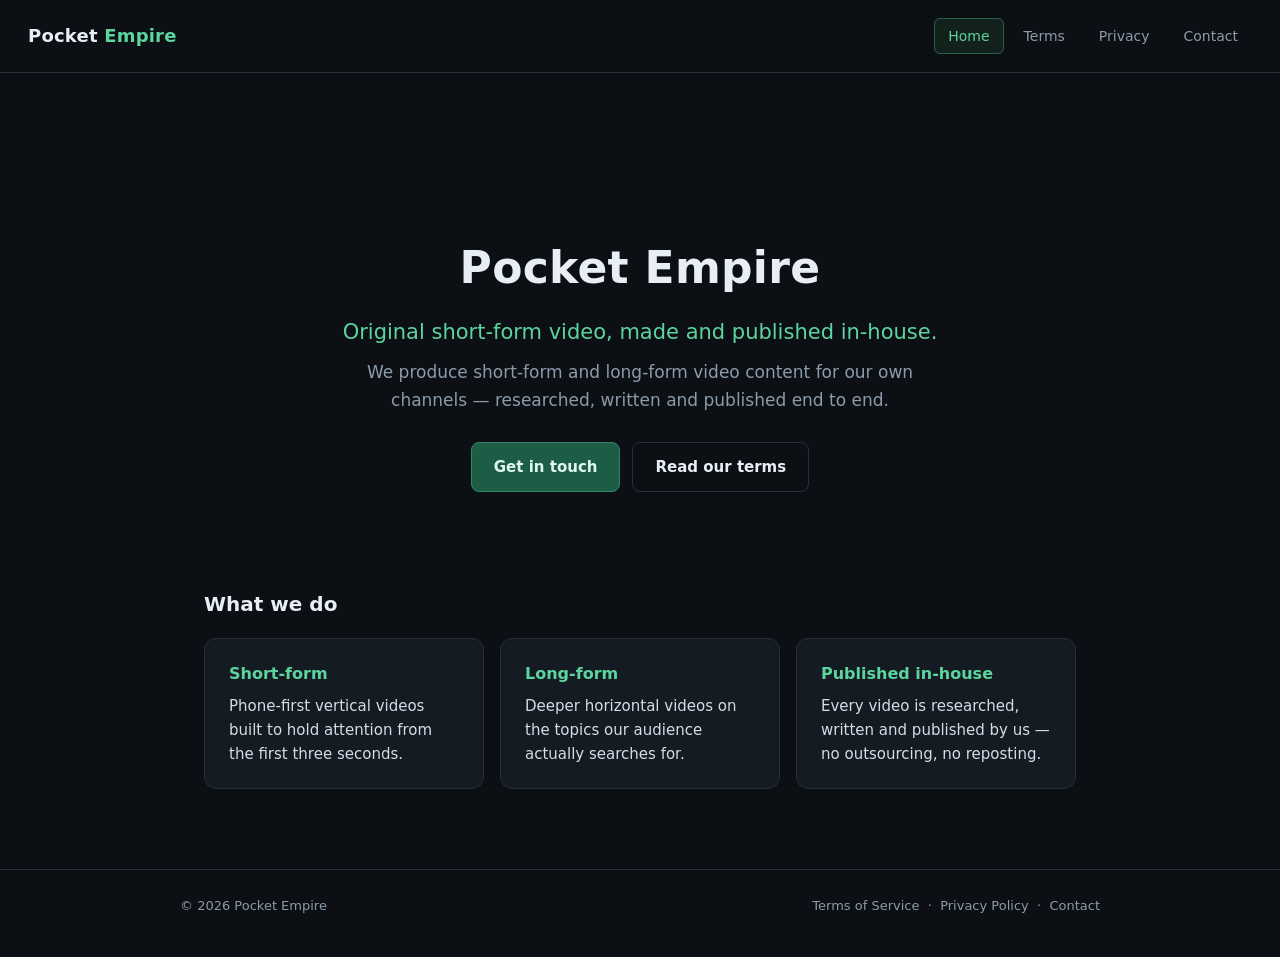
<file: index.html>
<!doctype html>
<html lang="en">
<head>
<meta charset="utf-8">
<meta name="viewport" content="width=device-width, initial-scale=1">
<meta name="description" content="Pocket Empire — original short-form and long-form video content, made and published in-house.">
<title>Pocket Empire — Original short-form video content</title>
<link rel="stylesheet" href="style.css">
</head>
<body>
<header class="site-head">
  <a class="brand" href="index.html">Pocket<span> Empire</span></a>
  <nav>
    <a href="index.html" class="active">Home</a>
    <a href="terms.html">Terms</a>
    <a href="privacy.html">Privacy</a>
    <a href="contact.html">Contact</a>
  </nav>
</header>

<main>
  <section class="hero">
    <h1>Pocket Empire</h1>
    <p class="tag">Original short-form video, made and published in-house.</p>
    <p class="lede">We produce short-form and long-form video content for our own channels —
    researched, written and published end to end.</p>
    <div class="cta">
      <a class="btn primary" href="contact.html">Get in touch</a>
      <a class="btn ghost" href="terms.html">Read our terms</a>
    </div>
  </section>

  <section>
    <h2 class="section-title">What we do</h2>
    <div class="cards">
      <div class="card">
        <h3>Short-form</h3>
        <p>Phone-first vertical videos built to hold attention from the first
        three seconds.</p>
      </div>
      <div class="card">
        <h3>Long-form</h3>
        <p>Deeper horizontal videos on the topics our audience actually searches
        for.</p>
      </div>
      <div class="card">
        <h3>Published in-house</h3>
        <p>Every video is researched, written and published by us — no
        outsourcing, no reposting.</p>
      </div>
    </div>
  </section>
</main>

<footer class="site-foot">
  <div class="inner">
    <span>© 2026 Pocket Empire</span>
    <div>
      <a href="terms.html">Terms of Service</a>
      &nbsp;·&nbsp;
      <a href="privacy.html">Privacy Policy</a>
      &nbsp;·&nbsp;
      <a href="contact.html">Contact</a>
    </div>
  </div>
</footer>
</body>
</html>
</file>
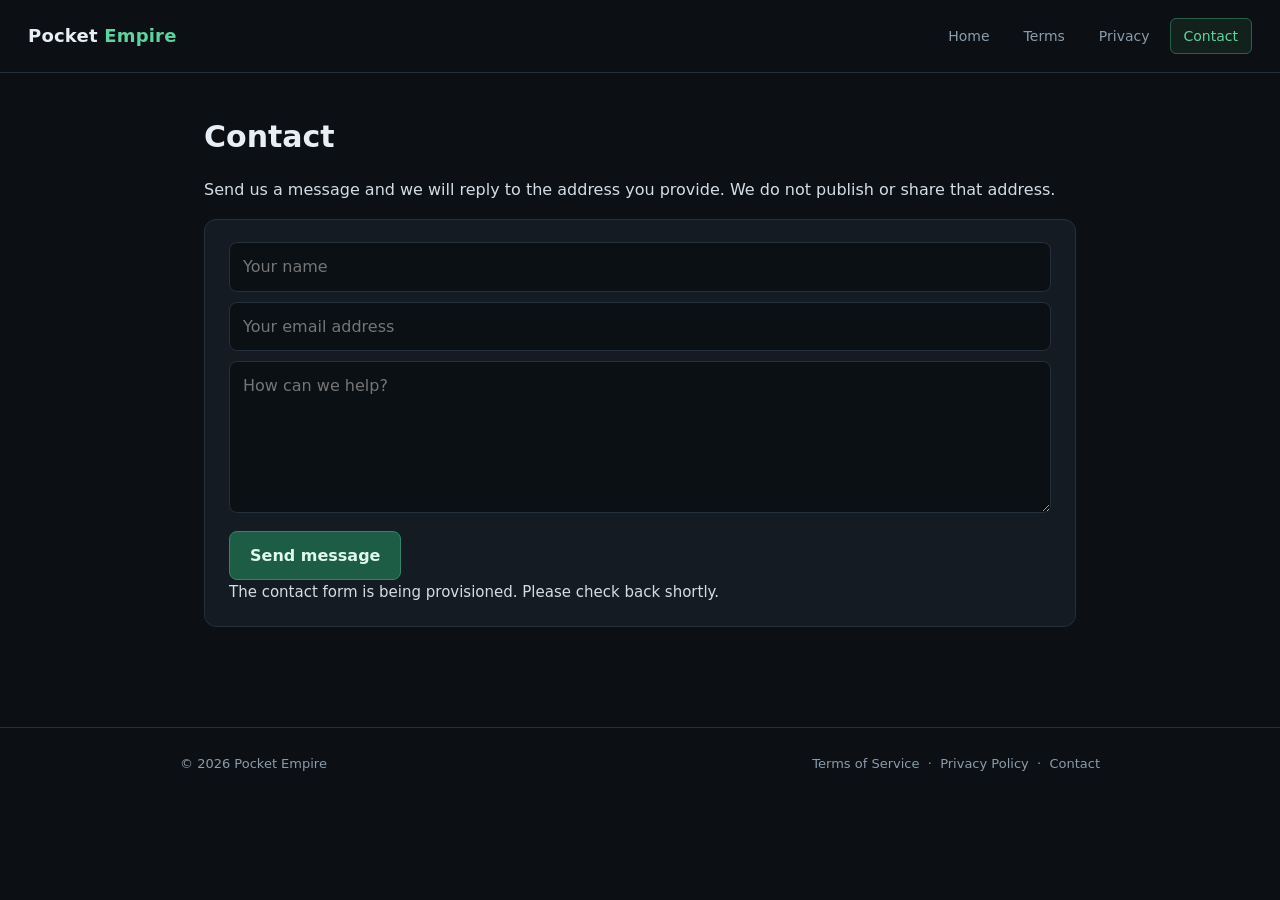
<file: contact.html>
<!doctype html>
<html lang="en">
<head>
<meta charset="utf-8">
<meta name="viewport" content="width=device-width, initial-scale=1">
<meta name="robots" content="index,follow">
<title>Contact — Pocket Empire</title>
<link rel="stylesheet" href="style.css">
</head>
<body>
<header class="site-head">
  <a class="brand" href="index.html">Pocket<span> Empire</span></a>
  <nav>
    <a href="index.html">Home</a>
    <a href="terms.html">Terms</a>
    <a href="privacy.html">Privacy</a>
    <a href="contact.html" class="active">Contact</a>
  </nav>
</header>

<main class="legal">
  <h1>Contact</h1>
  <p>Send us a message and we will reply to the address you provide. We do not
  publish or share that address.</p>

  <div class="card">
    <form class="contact" id="contact-form" method="POST" action="https://formspree.io/f/FORM_ID" accept-charset="UTF-8">
      <input type="text" name="name" placeholder="Your name" required>
      <input type="email" name="email" placeholder="Your email address" required>
      <textarea name="message" rows="5" placeholder="How can we help?" required></textarea>
      <input class="hp" type="text" name="_gotcha" tabindex="-1" autocomplete="off" aria-hidden="true">
      <input type="hidden" name="_subject" value="Pocket Empire enquiry">
      <button type="submit">Send message</button>
      <p class="formnote" id="form-note">We reply within a few working days.</p>
    </form>
  </div>
</main>

<footer class="site-foot">
  <div class="inner">
    <span>© 2026 Pocket Empire</span>
    <div>
      <a href="terms.html">Terms of Service</a>
      &nbsp;·&nbsp;
      <a href="privacy.html">Privacy Policy</a>
      &nbsp;·&nbsp;
      <a href="contact.html">Contact</a>
    </div>
  </div>
</footer>

<script>
/* No contact address is published anywhere on this site — not in the markup,
   not in any script. The form posts straight to the form service. */
(function () {
  var form = document.getElementById('contact-form');
  var note = document.getElementById('form-note');
  if (!form) return;
  if (form.action.indexOf('FORM_ID') !== -1) {
    note.textContent = 'The contact form is being provisioned. Please check back shortly.';
    form.querySelector('button').disabled = true;
  }
})();
</script>
</body>
</html>
</file>
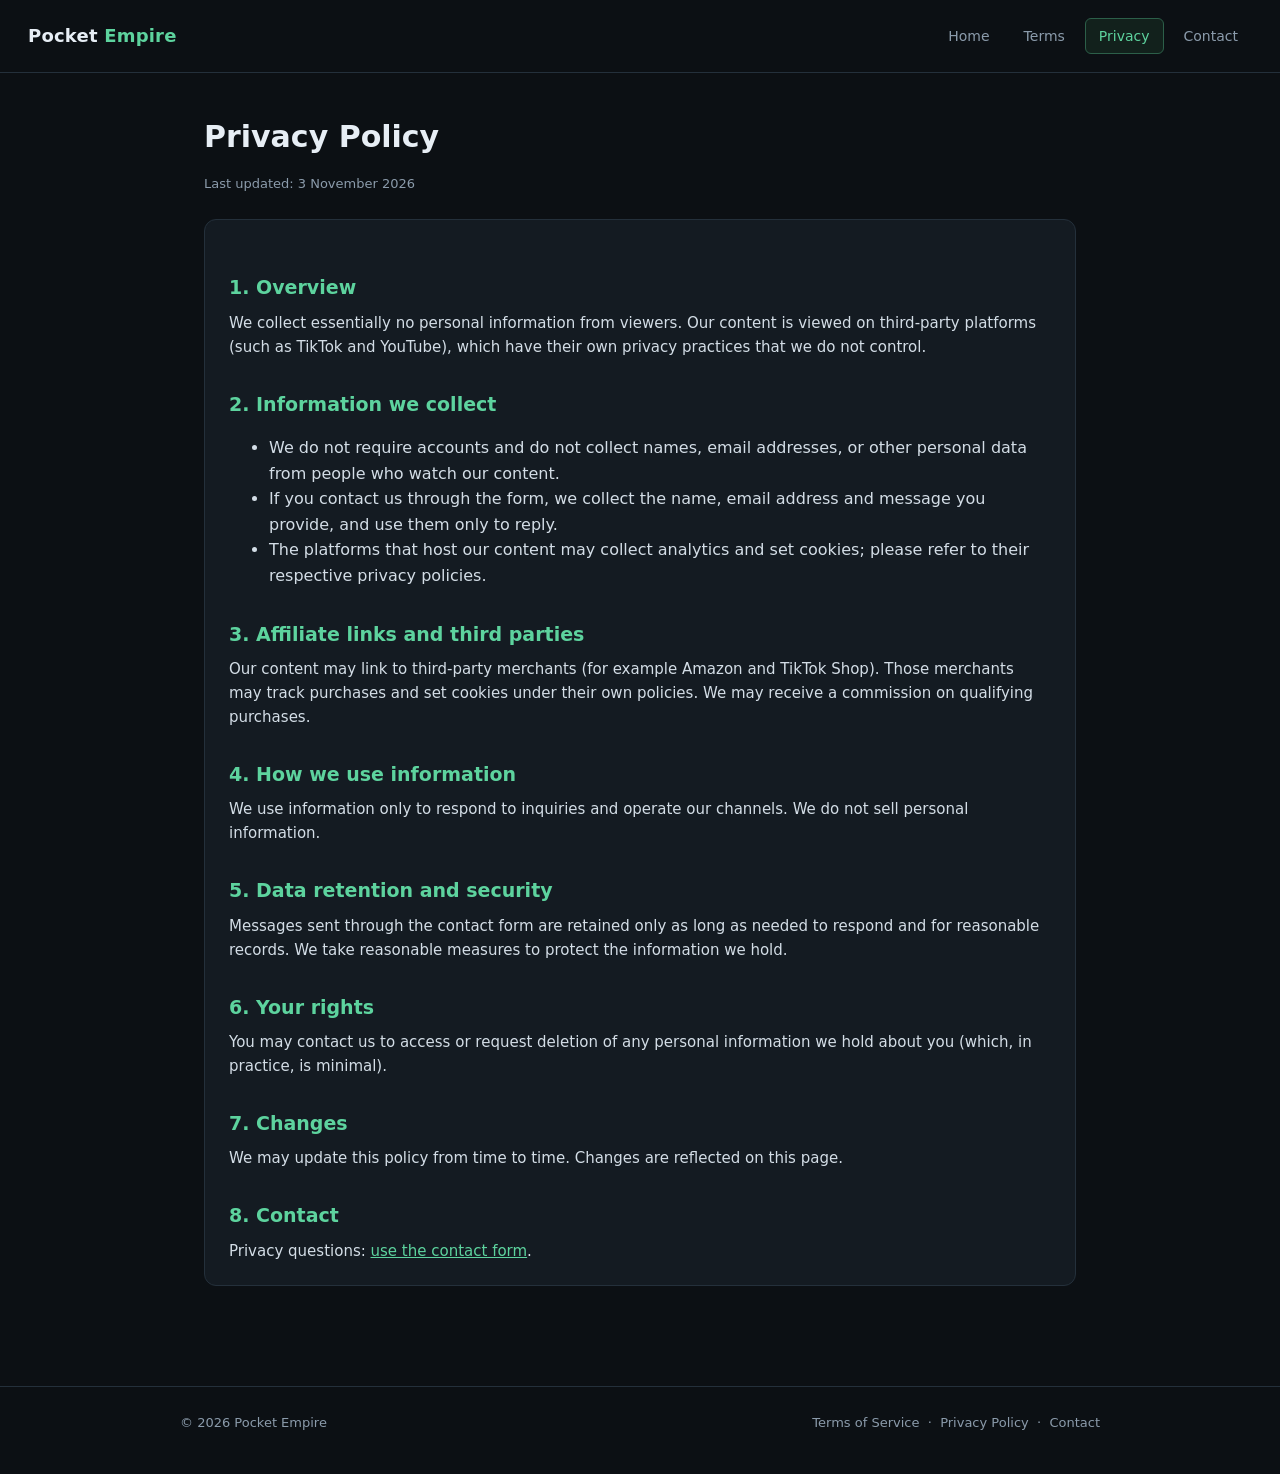
<file: privacy.html>
<!doctype html>
<html lang="en">
<head>
<meta charset="utf-8">
<meta name="viewport" content="width=device-width, initial-scale=1">
<meta name="robots" content="index,follow">
<title>Privacy Policy — Pocket Empire</title>
<link rel="stylesheet" href="style.css">
</head>
<body>
<header class="site-head">
  <a class="brand" href="index.html">Pocket<span> Empire</span></a>
  <nav>
    <a href="index.html">Home</a>
    <a href="terms.html">Terms</a>
    <a href="privacy.html" class="active">Privacy</a>
    <a href="contact.html">Contact</a>
  </nav>
</header>

<main class="legal">
  <h1>Privacy Policy</h1>
  <p class="updated">Last updated: 3 November 2026</p>

  <div class="card">
    <h2>1. Overview</h2>
    <p>We collect essentially no personal information from viewers. Our content
    is viewed on third-party platforms (such as TikTok and YouTube), which have
    their own privacy practices that we do not control.</p>

    <h2>2. Information we collect</h2>
    <ul>
      <li>We do not require accounts and do not collect names, email addresses,
          or other personal data from people who watch our content.</li>
      <li>If you contact us through the form, we collect the name, email address
          and message you provide, and use them only to reply.</li>
      <li>The platforms that host our content may collect analytics and set
          cookies; please refer to their respective privacy policies.</li>
    </ul>

    <h2>3. Affiliate links and third parties</h2>
    <p>Our content may link to third-party merchants (for example Amazon and
    TikTok Shop). Those merchants may track purchases and set cookies under
    their own policies. We may receive a commission on qualifying purchases.</p>

    <h2>4. How we use information</h2>
    <p>We use information only to respond to inquiries and operate our channels.
    We do not sell personal information.</p>

    <h2>5. Data retention and security</h2>
    <p>Messages sent through the contact form are retained only as long as needed
    to respond and for reasonable records. We take reasonable measures to protect
    the information we hold.</p>

    <h2>6. Your rights</h2>
    <p>You may contact us to access or request deletion of any personal
    information we hold about you (which, in practice, is minimal).</p>

    <h2>7. Changes</h2>
    <p>We may update this policy from time to time. Changes are reflected on this
    page.</p>

    <h2>8. Contact</h2>
    <p>Privacy questions: <a href="contact.html">use the contact form</a>.</p>
  </div>
</main>

<footer class="site-foot">
  <div class="inner">
    <span>© 2026 Pocket Empire</span>
    <div>
      <a href="terms.html">Terms of Service</a>
      &nbsp;·&nbsp;
      <a href="privacy.html">Privacy Policy</a>
      &nbsp;·&nbsp;
      <a href="contact.html">Contact</a>
    </div>
  </div>
</footer>
</body>
</html>
</file>
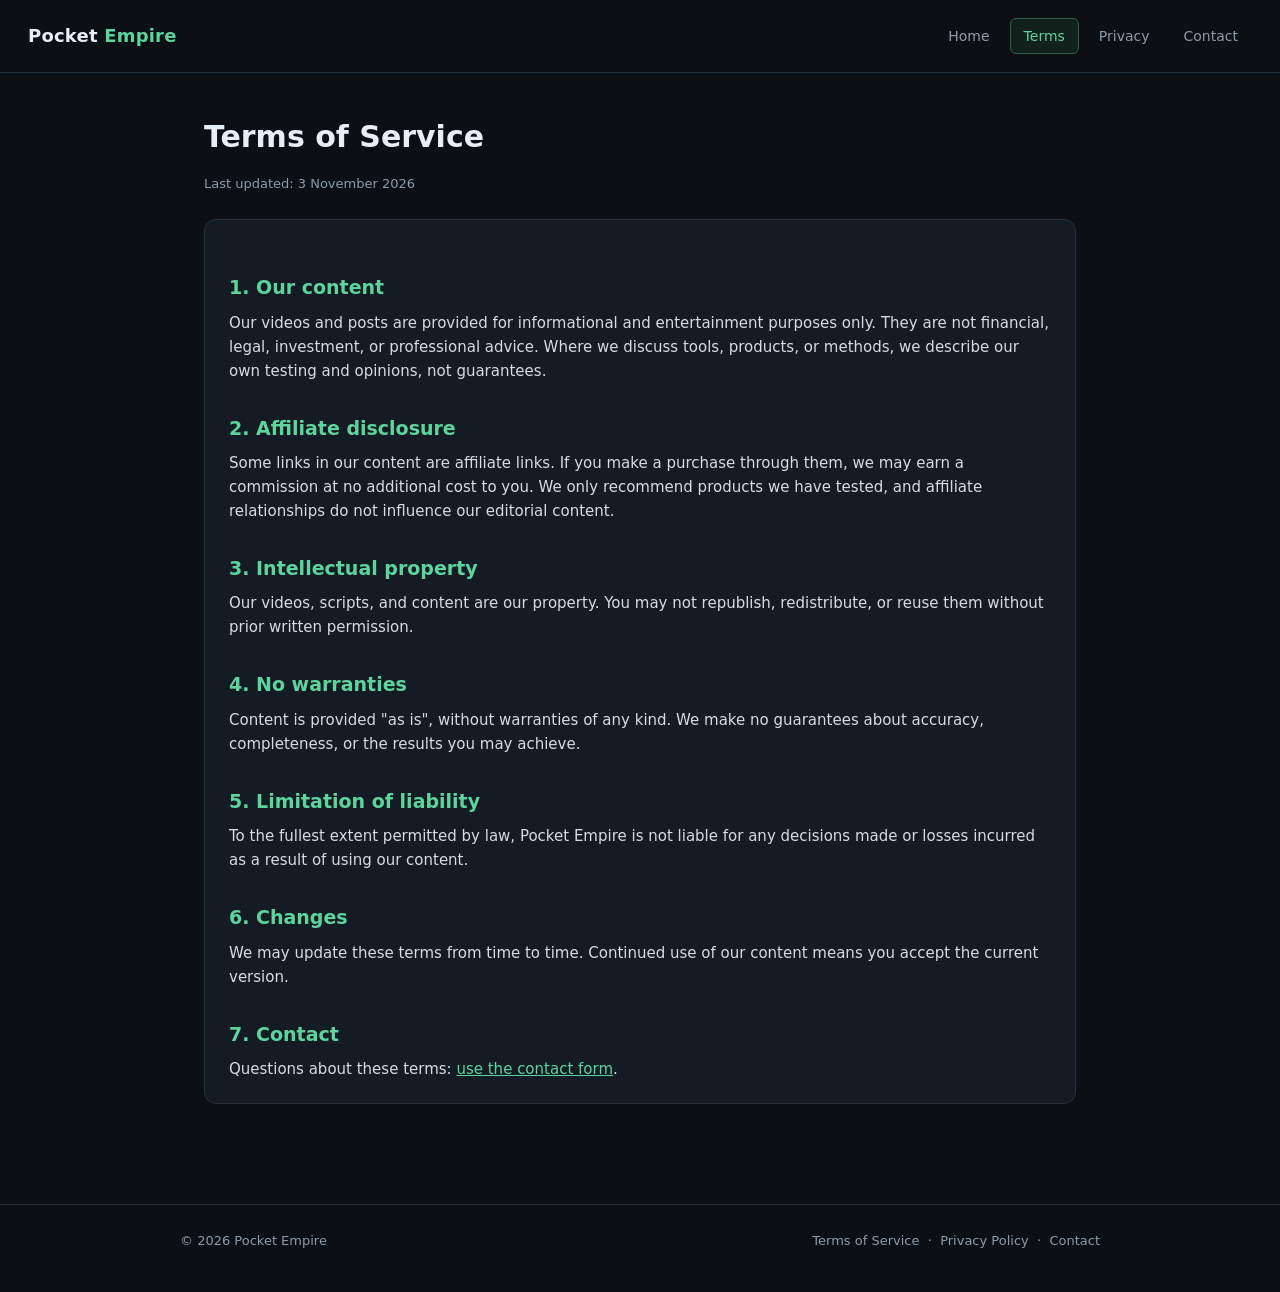
<file: terms.html>
<!doctype html>
<html lang="en">
<head>
<meta charset="utf-8">
<meta name="viewport" content="width=device-width, initial-scale=1">
<meta name="robots" content="index,follow">
<title>Terms of Service — Pocket Empire</title>
<link rel="stylesheet" href="style.css">
</head>
<body>
<header class="site-head">
  <a class="brand" href="index.html">Pocket<span> Empire</span></a>
  <nav>
    <a href="index.html">Home</a>
    <a href="terms.html" class="active">Terms</a>
    <a href="privacy.html">Privacy</a>
    <a href="contact.html">Contact</a>
  </nav>
</header>

<main class="legal">
  <h1>Terms of Service</h1>
  <p class="updated">Last updated: 3 November 2026</p>

  <div class="card">
    <h2>1. Our content</h2>
    <p>Our videos and posts are provided for informational and entertainment
    purposes only. They are not financial, legal, investment, or professional
    advice. Where we discuss tools, products, or methods, we describe our own
    testing and opinions, not guarantees.</p>

    <h2>2. Affiliate disclosure</h2>
    <p>Some links in our content are affiliate links. If you make a purchase
    through them, we may earn a commission at no additional cost to you. We only
    recommend products we have tested, and affiliate relationships do not
    influence our editorial content.</p>

    <h2>3. Intellectual property</h2>
    <p>Our videos, scripts, and content are our property. You may not republish,
    redistribute, or reuse them without prior written permission.</p>

    <h2>4. No warranties</h2>
    <p>Content is provided "as is", without warranties of any kind. We make no
    guarantees about accuracy, completeness, or the results you may achieve.</p>

    <h2>5. Limitation of liability</h2>
    <p>To the fullest extent permitted by law, Pocket Empire is not liable for
    any decisions made or losses incurred as a result of using our content.</p>

    <h2>6. Changes</h2>
    <p>We may update these terms from time to time. Continued use of our content
    means you accept the current version.</p>

    <h2>7. Contact</h2>
    <p>Questions about these terms: <a href="contact.html">use the contact form</a>.</p>
  </div>
</main>

<footer class="site-foot">
  <div class="inner">
    <span>© 2026 Pocket Empire</span>
    <div>
      <a href="terms.html">Terms of Service</a>
      &nbsp;·&nbsp;
      <a href="privacy.html">Privacy Policy</a>
      &nbsp;·&nbsp;
      <a href="contact.html">Contact</a>
    </div>
  </div>
</footer>
</body>
</html>
</file>
<file: style.css>
:root {
  --bg: #0c1014;
  --panel: #141b22;
  --line: #24303b;
  --text: #e7eef5;
  --muted: #8b9bab;
  --accent: #5dd39e;
  --accent-soft: #12211c;
}
* { box-sizing: border-box; }
html { scroll-behavior: smooth; }
body {
  margin: 0;
  background: var(--bg);
  color: var(--text);
  font: 16px/1.6 ui-sans-serif, system-ui, -apple-system, "Segoe UI", Roboto, sans-serif;
}
a { color: var(--accent); }

.site-head {
  display: flex; align-items: center; justify-content: space-between;
  gap: 16px; flex-wrap: wrap;
  padding: 18px 28px;
  border-bottom: 1px solid var(--line);
}
.brand { color: var(--text); text-decoration: none; font-weight: 700; font-size: 18px; letter-spacing: .2px; }
.brand span { color: var(--accent); }
.site-head nav { display: flex; gap: 6px; flex-wrap: wrap; }
.site-head nav a {
  color: var(--muted); text-decoration: none; padding: 6px 13px;
  border: 1px solid transparent; border-radius: 6px; font-size: 14px;
}
.site-head nav a:hover { color: var(--text); border-color: var(--line); }
.site-head nav a.active { color: var(--accent); border-color: #2c5f49; background: var(--accent-soft); }

main { max-width: 920px; margin: 0 auto; padding: 40px 24px 80px; }

.hero { padding: 64px 0 40px; text-align: center; }
.hero h1 { font-size: 44px; margin: 0 0 12px; letter-spacing: .3px; }
.hero .tag { color: var(--accent); font-size: 21px; margin: 0 0 10px; }
.hero .lede { color: var(--muted); max-width: 620px; margin: 0 auto 28px; font-size: 17px; }
.hero .cta { display: inline-flex; gap: 12px; }
.btn {
  display: inline-block; padding: 12px 22px; border-radius: 8px; text-decoration: none;
  font-weight: 600; font-size: 15px;
}
.btn.primary { background: #1d5c45; border: 1px solid #2f8767; color: #dff8ee; }
.btn.primary:hover { border-color: var(--accent); }
.btn.ghost { background: transparent; border: 1px solid var(--line); color: var(--text); }
.btn.ghost:hover { border-color: var(--accent); }

.section-title { font-size: 20px; margin: 0 0 18px; color: var(--text); }
.cards { display: grid; grid-template-columns: repeat(auto-fit, minmax(240px, 1fr)); gap: 16px; }
.card { background: var(--panel); border: 1px solid var(--line); border-radius: 12px; padding: 22px 24px; }
.card h3 { margin: 0 0 8px; font-size: 16px; color: var(--accent); }
.card p { margin: 0; color: #d3dde6; font-size: 15px; }

section { margin-top: 56px; }

.legal h1 { font-size: 30px; margin: 0 0 4px; }
.legal .updated { color: var(--muted); font-size: 13px; margin-bottom: 24px; }
.legal h2 { font-size: 19px; margin: 30px 0 8px; color: var(--accent); }
.legal h3 { font-size: 15px; margin: 22px 0 6px; }
.legal p, .legal li { color: #d3dde6; }
.legal .card { margin-bottom: 20px; }

.contact input, .contact textarea {
  width: 100%; margin-bottom: 10px; background: #0b1015; border: 1px solid var(--line);
  color: var(--text); border-radius: 8px; padding: 11px 13px; font: inherit;
}
.contact input:focus, .contact textarea:focus { outline: none; border-color: var(--accent); }
.contact button { background: #1d5c45; border: 1px solid #2f8767; color: #dff8ee;
  border-radius: 8px; padding: 11px 20px; font: inherit; font-weight: 600; cursor: pointer; }
.contact button:hover { border-color: var(--accent); }
.formnote { color: var(--muted); font-size: 13px; margin: 10px 0 0; }
.hp { position: absolute !important; left: -9999px !important; opacity: 0; height: 0; width: 0; }

.site-foot { border-top: 1px solid var(--line); padding: 26px 28px 40px; color: var(--muted); font-size: 13px; }
.site-foot .inner { max-width: 920px; margin: 0 auto; display: flex; gap: 18px; flex-wrap: wrap; justify-content: space-between; }
.site-foot a { color: var(--muted); text-decoration: none; }
.site-foot a:hover { color: var(--accent); }

@media (max-width: 600px) {
  .hero h1 { font-size: 34px; }
  main { padding: 28px 18px 60px; }
}
</file>
